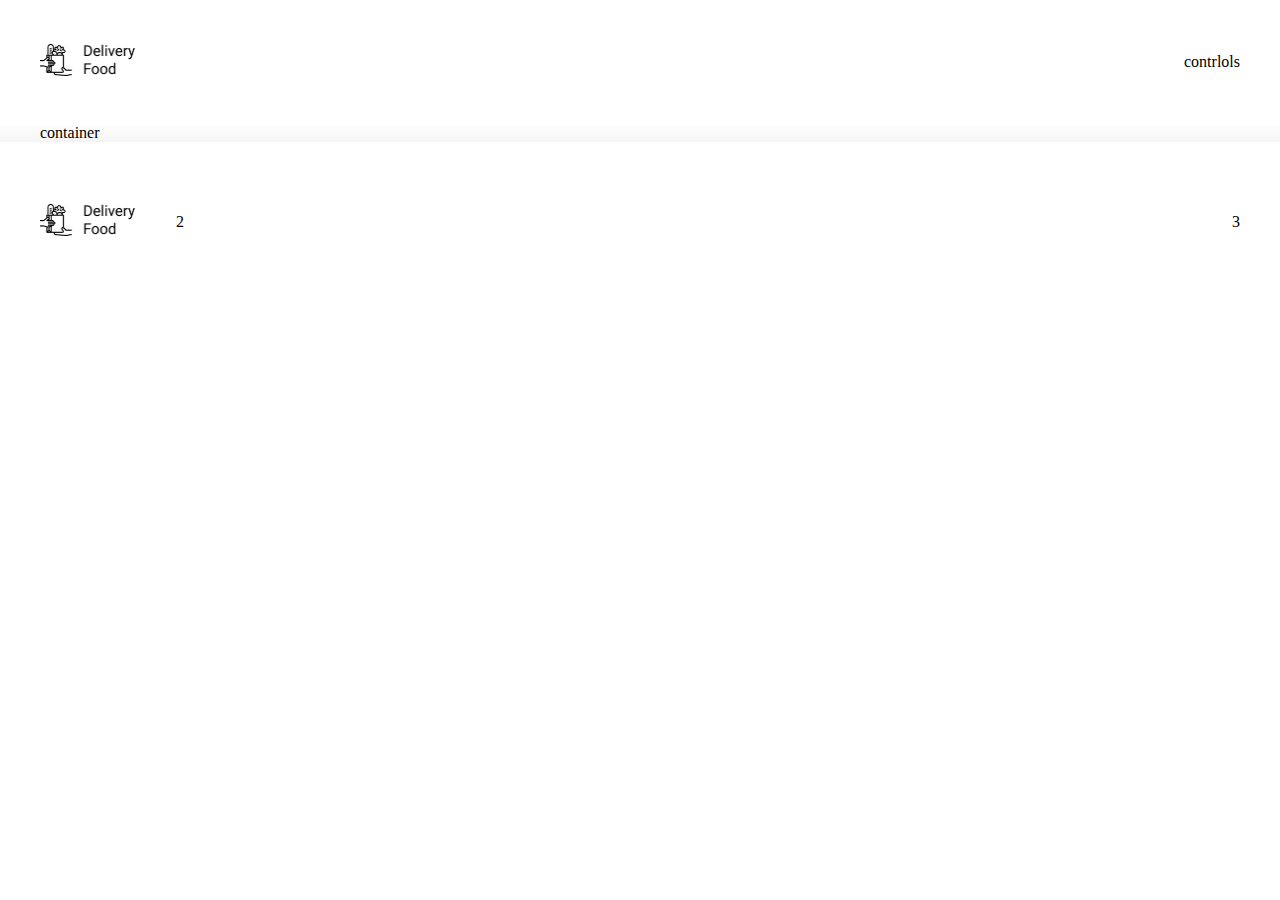
<file: www/index.html>
<!DOCTYPE html>
<html lang="en">
<head>
    <meta charset="UTF-8">
    <meta name="viewport" content="width=device-width, initial-scale=1.0">
    <link rel="stylesheet" href="style.css">
    <title>Delivery Food</title>
</head>
<body>
    <header class="header">
        
        <div class="container">
            <div class="header-box">
                <div class="header-logo logo">
                    <img src="./images/logo.png" alt="logo">
                </div>
                <div class="header-controls">contrlols</div>
            </div>
        </div>
    </header>
    <main class="main">
        <div class="container">
            container
        </div>

    </main>
    <footer class="footer">
            <div class="container">
                <div class="footer-box">
                    <div class="footer-logo logo">
                        <img src="./images/logo.png" alt="logo">
                    </div>
                    <div class="footer-nav">2</div>
                    <div class="footer-social">3</div>
                </div>
            </div>

    </footer>
</body>
</html>
</file>
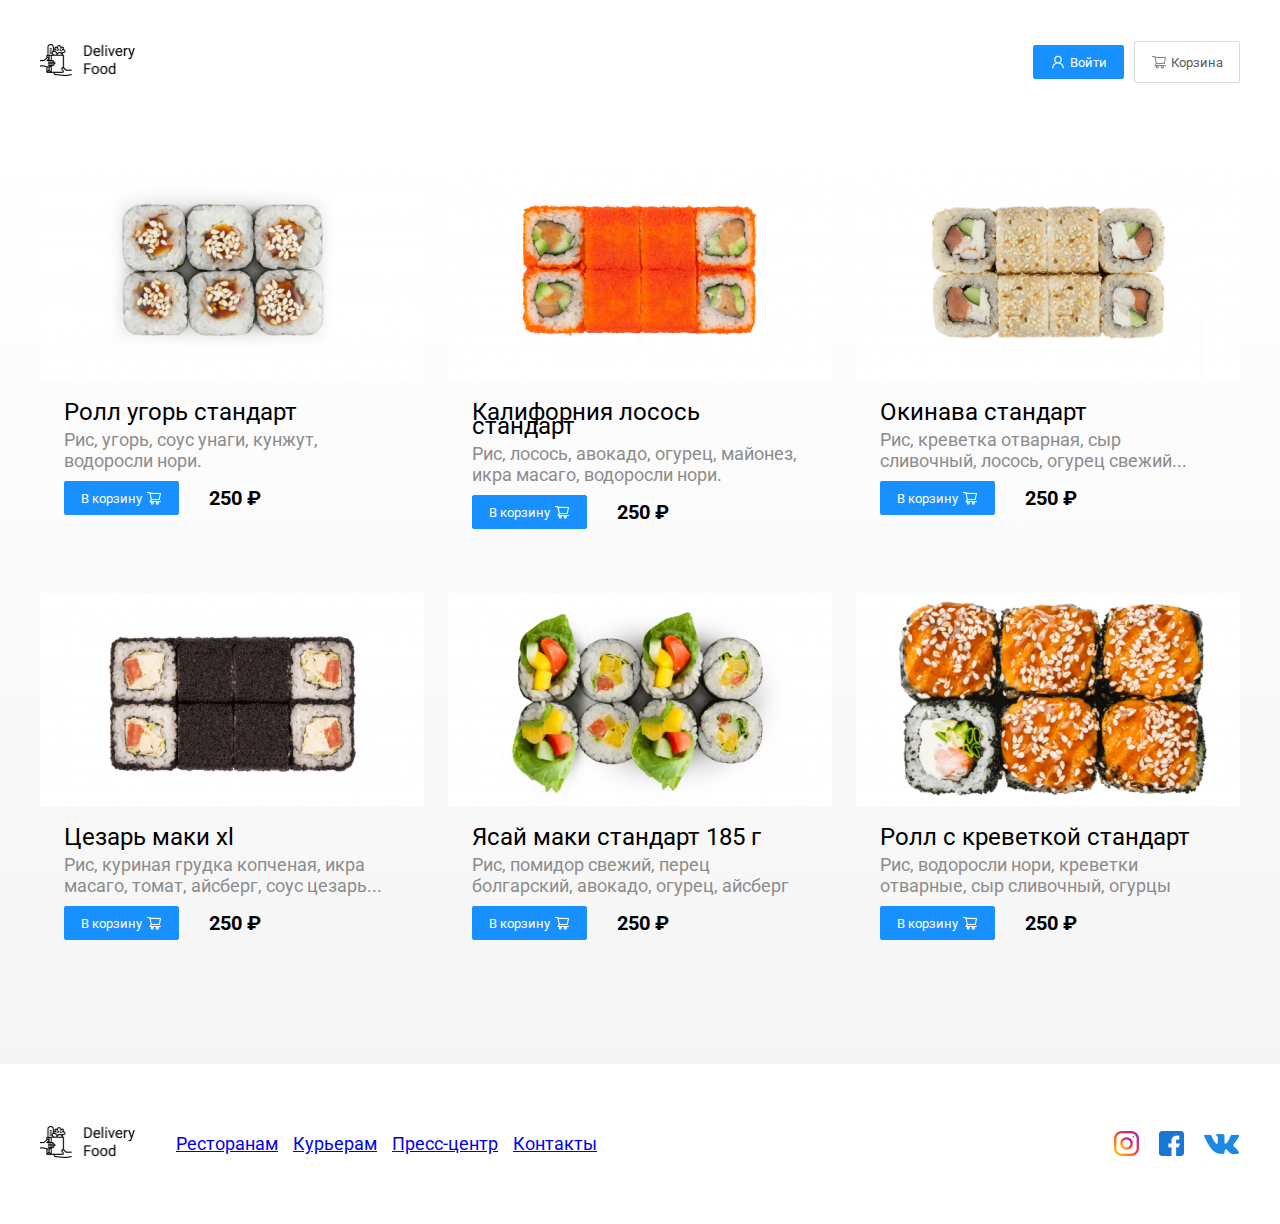
<file: www/goods.html>
<!DOCTYPE html>
<html lang="en">

<head>
    <meta charset="UTF-8">
    <meta name="viewport" content="width=device-width, initial-scale=1.0">
    <link rel="stylesheet" href="style.css">
    <link rel="preconnect" href="https://fonts.googleapis.com">
    <link rel="preconnect" href="https://fonts.gstatic.com" crossorigin>
    <link href="https://fonts.googleapis.com/css2?family=Roboto:ital,wght@0,100..900;1,100..900&display=swap"
        rel="stylesheet">
    <title>Delivery Food</title>
</head>

<body>
    <div class="page-wrapper">
        <header class="header">
            <div class="container">
                <div class="header-box">
                    <a href="./index.html" class="header-logo logo">
                        <img src="./images/logo.png" alt="logo">
                    </a>
                    <div class="header-controls">
                        <button class="btn btn-primary">
                            <img src="./images/icons/user.png" alt="user">
                            Войти
                        </button>
                        <button class="btn btn-outline">
                            <img src="./images/icons/shoping_cart.png" alt="shoping_cart">
                            Корзина
                        </button>

                    </div>
                </div>
            </div>
        </header>
        <main class="main">

            <section class="products">
                <div class="container">
                    <div class="products-wrapper">
                        <div class="products-card">
                            <div class="products-cart__image">
                                <img src="./images/goods/good-1.jpg" alt="good-1">
                            </div>
                            <div class="products-cart__description">
                                <div class="products-cart__description-row">
                                    <h5 class="products-cart__description--name">
                                        Ролл угорь стандарт
                                    </h5>
                                </div>

                                <div class="products-cart__description-row">
                                    <p class="products-cart__description--text">
                                        Рис, угорь, соус унаги, кунжут, водоросли нори.
                                    </p>
                                </div>
                                <div class="products-cart__description-row">
                                    <div class="products-cart__description-controls">
                                        <button class="btn btn-primary">
                                            В корзину
                                            <img src="./images/icons/shopping-cart-white.svg" alt="shopping-cart-white">

                                        </button>
                                        <span class="products-cart__description-controls--price">250 ₽</span>
                                    </div>
                                </div>

                            </div>
                        </div>

                        <div class="products-card">
                            <div class="products-cart__image">
                                <img src="./images/goods/good-2.jpg" alt="good-2">
                            </div>
                            <div class="products-cart__description">
                                <div class="products-cart__description-row">
                                    <h5 class="products-cart__description--name">
                                        Калифорния лосось стандарт
                                    </h5>
                                </div>

                                <div class="products-cart__description-row">
                                    <p class="products-cart__description--text">
                                         Рис, лосось, авокадо, огурец, майонез, икра масаго, водоросли нори.
                                    </p>
                                </div>
                                <div class="products-cart__description-row">
                                    <div class="products-cart__description-controls">
                                        <button class="btn btn-primary">
                                            В корзину
                                            <img src="./images/icons/shopping-cart-white.svg" alt="shopping-cart-white">

                                        </button>
                                        <span class="products-cart__description-controls--price">250 ₽</span>
                                    </div>
                                </div>

                            </div>
                        </div>

                        <div class="products-card">
                            <div class="products-cart__image">
                                <img src="./images/goods/good-3.jpg" alt="good-3">
                            </div>
                            <div class="products-cart__description">
                                <div class="products-cart__description-row">
                                    <h5 class="products-cart__description--name">
                                        Окинава стандарт
                                    </h5>
                                </div>

                                <div class="products-cart__description-row">
                                    <p class="products-cart__description--text">
                                          Рис, креветка отварная, сыр сливочный, лосось, огурец свежий...
                                    </p>
                                </div>
                                <div class="products-cart__description-row">
                                    <div class="products-cart__description-controls">
                                        <button class="btn btn-primary">
                                            В корзину
                                            <img src="./images/icons/shopping-cart-white.svg" alt="shopping-cart-white">

                                        </button>
                                        <span class="products-cart__description-controls--price">250 ₽</span>
                                    </div>
                                </div>

                            </div>
                        </div>

                        <div class="products-card">
                            <div class="products-cart__image">
                                <img src="./images/goods/good-4.jpg" alt="good-4">
                            </div>
                            <div class="products-cart__description">
                                <div class="products-cart__description-row">
                                    <h5 class="products-cart__description--name">
                                        Цезарь маки хl
                                    </h5>
                                </div>

                                <div class="products-cart__description-row">
                                    <p class="products-cart__description--text">
                                         Рис, куриная грудка копченая, икра масаго, томат, айсберг, соус цезарь...
                                    </p>
                                </div>
                                <div class="products-cart__description-row">
                                    <div class="products-cart__description-controls">
                                        <button class="btn btn-primary">
                                            В корзину
                                            <img src="./images/icons/shopping-cart-white.svg" alt="shopping-cart-white">

                                        </button>
                                        <span class="products-cart__description-controls--price">250 ₽</span>
                                    </div>
                                </div>

                            </div>
                        </div>

                        <div class="products-card">
                            <div class="products-cart__image">
                                <img src="./images/goods/good-5.jpg" alt="good-5">
                            </div>
                            <div class="products-cart__description">
                                <div class="products-cart__description-row">
                                    <h5 class="products-cart__description--name">
                                        Ясай маки стандарт 185 г
                                    </h5>
                                </div>

                                <div class="products-cart__description-row">
                                    <p class="products-cart__description--text">
                                        Рис, помидор свежий, перец болгарский, авокадо, огурец, айсберг
                                    </p>
                                </div>
                                <div class="products-cart__description-row">
                                    <div class="products-cart__description-controls">
                                        <button class="btn btn-primary">
                                            В корзину
                                            <img src="./images/icons/shopping-cart-white.svg" alt="shopping-cart-white">

                                        </button>
                                        <span class="products-cart__description-controls--price">250 ₽</span>
                                    </div>
                                </div>

                            </div>
                        </div>

                        <div class="products-card">
                            <div class="products-cart__image">
                                <img src="./images/goods/good-6.jpg" alt="good-6">
                            </div>
                            <div class="products-cart__description">
                                <div class="products-cart__description-row">
                                    <h5 class="products-cart__description--name">
                                        Ролл с креветкой стандарт
                                    </h5>
                                </div>

                                <div class="products-cart__description-row">
                                    <p class="products-cart__description--text">
                                        Рис, водоросли нори, креветки отварные, сыр сливочный, огурцы
                                    </p>
                                </div>
                                <div class="products-cart__description-row">
                                    <div class="products-cart__description-controls">
                                        <button class="btn btn-primary">
                                            В корзину
                                            <img src="./images/icons/shopping-cart-white.svg" alt="shopping-cart-white">

                                        </button>
                                        <span class="products-cart__description-controls--price">250 ₽</span>
                                    </div>
                                </div>

                            </div>
                        </div>
                    </div>
                </div>
            </section>


        </main>

            <div class="cart-modal__overlay">
                <div class="cart-modal">
                    <div class="cart-modal__header">
                        <h2 class="cart-modal__header--title"> Корзина</h2>
                        <span class="cart-modal__header--close">
                            <img src="./images/icons/close.svg" alt="close">
                        </span>
                    </div>
                    <div class="cart-modal__body">
                        <div class="cart-item">
                            <p class="cart-item__title">
                                Ролл угорь стандарт
                            </p>
                            <div class="cart-item__controls">
                                <div class="cart-item__controls--price">
                                    250 ₽
                                </div>
                                <button class="btn btn-outline">
                                    -
                                </button>
                                <div class="cart-item__controls--count">1</div>
                                <button class="btn btn-outline">
                                    +
                                </button>
                            </div>

                        </div>

                                                <div class="cart-item">
                            <p class="cart-item__title">
                                Ролл угорь стандарт
                            </p>
                            <div class="cart-item__controls">
                                <div class="cart-item__controls--price">
                                    250 ₽
                                </div>
                                <button class="btn btn-outline">
                                    -
                                </button>
                                <div class="cart-item__controls--count">1</div>
                                <button class="btn btn-outline">
                                    +
                                </button>
                            </div>

                        </div>

                                                <div class="cart-item">
                            <p class="cart-item__title">
                                Ролл угорь стандарт
                            </p>
                            <div class="cart-item__controls">
                                <div class="cart-item__controls--price">
                                    250 ₽
                                </div>
                                <button class="btn btn-outline">
                                    -
                                </button>
                                <div class="cart-item__controls--count">1</div>
                                <button class="btn btn-outline">
                                    +
                                </button>
                            </div>

                        </div>


                    </div>
                    <div class="cart-modal__footer">
                        <div class="cart-modal__footer--price">
                            1250 ₽
                        </div>
                        <div class="cart-modal__footer--controls">
                            <button class="btn btn-primary">
                                Оформить заказ
                            </button>
                            <button class="btn btn-outline">
                                Отмена
                            </button>

                        </div>
                    </div>
                </div>

            </div>







        <footer class="footer">
            <div class="container">
                <div class="footer-box">
                    <a href="./index.html" class="header-logo logo">
                        <img src="./images/logo.png" alt="logo">
                    </a>
                    <div class="footer-nav">
                        <ul>
                            <li>
                                <a href="./goods.html" class="footer-logo logo">
                                    Ресторанам
                                </a>
                            </li>
                            <li>
                                <a href="./goods.html" class="footer-logo logo">
                                    Курьерам
                                </a>
                            </li>
                            <li>
                                <a href="./goods.html" class="footer-logo logo">
                                    Пресс-центр
                                </a>
                            </li>
                            <li>
                                <a href="./goods.html" class="footer-logo logo">
                                    Контакты
                                </a>
                            </li>
                        </ul>
                    </div>
                    <div class="footer-social">
                        <img src="./images/socials/instagram.png" alt="instagram">
                        <img src="./images/socials/fb.png" alt="fb">
                        <img src="./images/socials/vk.png" alt="vk">

                    </div>
                </div>
            </div>

        </footer>
    </div>
</body>

</html>
</file>
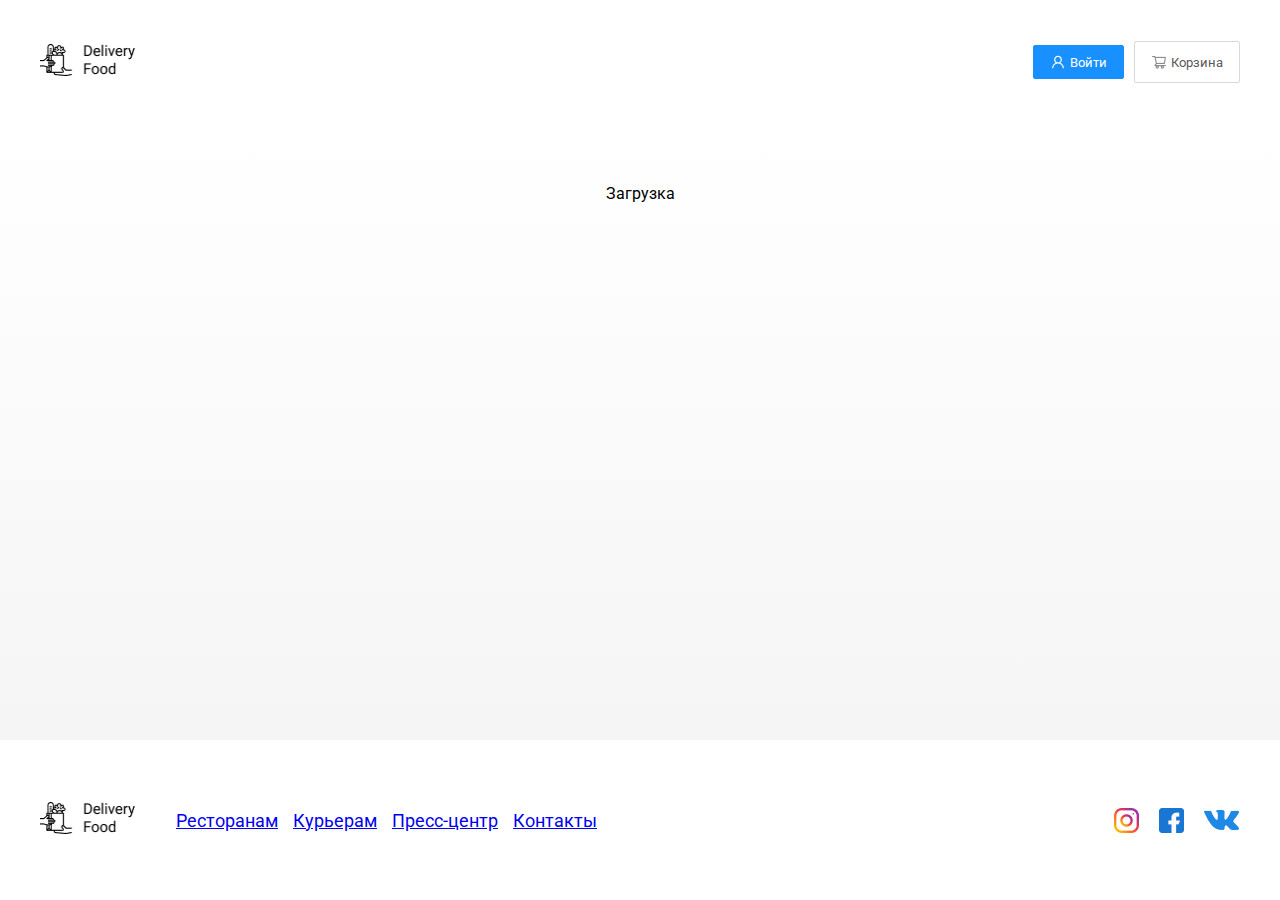
<file: www/www/goods.html>
<!DOCTYPE html>
<html lang="en">

<head>
    <meta charset="UTF-8">
    <meta name="viewport" content="width=device-width, initial-scale=1.0">
    <link rel="stylesheet" href="./css/style.css">
    <link rel="preconnect" href="https://fonts.googleapis.com">
    <link rel="preconnect" href="https://fonts.gstatic.com" crossorigin>
    <link href="https://fonts.googleapis.com/css2?family=Roboto:ital,wght@0,100..900;1,100..900&display=swap"
        rel="stylesheet">
    <script src="./script/index.js" defer></script>


    <title>Delivery Food</title>
</head>

<body>
    <div class="page-wrapper">
        <header class="header">
            <div class="container">
                <div class="header-box">
                    <a href="./index.html" class="header-logo logo">
                        <img src="./images/logo.png" alt="logo">
                    </a>
                    <div class="header-controls">
                        <button class="btn btn-primary">
                            <img src="./images/icons/user.png" alt="user">
                            Войти
                        </button>
                        <button class="btn btn-outline" id="cart-button">
                            <img src="./images/icons/shoping_cart.png" alt="shoping_cart">
                            Корзина
                        </button>

                    </div>
                </div>
            </div>
        </header>
        <main class="main">

            <section class="products">
                <div class="container">
                    <div class="products-wrapper" id="goods_container">
                        <div class="products-card">
                            <div class="products-cart__image">
                                <img src="./images/goods/good-1.jpg" alt="good-1">
                            </div>
                            <div class="products-cart__description">
                                <div class="products-cart__description-row">
                                    <h5 class="products-cart__description--name">
                                        Ролл угорь стандарт
                                    </h5>
                                </div>

                                <div class="products-cart__description-row">
                                    <p class="products-cart__description--text">
                                        Рис, угорь, соус унаги, кунжут, водоросли нори.
                                    </p>
                                </div>
                                <div class="products-cart__description-row">
                                    <div class="products-cart__description-controls">
                                        <button class="btn btn-primary">
                                            В корзину
                                            <img src="./images/icons/shopping-cart-white.svg" alt="shopping-cart-white">

                                        </button>
                                        <span class="products-cart__description-controls--price">250 ₽</span>
                                    </div>
                                </div>

                            </div>
                        </div>

                        <div class="products-card">
                            <div class="products-cart__image">
                                <img src="./images/goods/good-2.jpg" alt="good-2">
                            </div>
                            <div class="products-cart__description">
                                <div class="products-cart__description-row">
                                    <h5 class="products-cart__description--name">
                                        Калифорния лосось стандарт
                                    </h5>
                                </div>

                                <div class="products-cart__description-row">
                                    <p class="products-cart__description--text">
                                        Рис, лосось, авокадо, огурец, майонез, икра масаго, водоросли нори.
                                    </p>
                                </div>
                                <div class="products-cart__description-row">
                                    <div class="products-cart__description-controls">
                                        <button class="btn btn-primary">
                                            В корзину
                                            <img src="./images/icons/shopping-cart-white.svg" alt="shopping-cart-white">

                                        </button>
                                        <span class="products-cart__description-controls--price">250 ₽</span>
                                    </div>
                                </div>

                            </div>
                        </div>

                        <div class="products-card">
                            <div class="products-cart__image">
                                <img src="./images/goods/good-3.jpg" alt="good-3">
                            </div>
                            <div class="products-cart__description">
                                <div class="products-cart__description-row">
                                    <h5 class="products-cart__description--name">
                                        Окинава стандарт
                                    </h5>
                                </div>

                                <div class="products-cart__description-row">
                                    <p class="products-cart__description--text">
                                        Рис, креветка отварная, сыр сливочный, лосось, огурец свежий...
                                    </p>
                                </div>
                                <div class="products-cart__description-row">
                                    <div class="products-cart__description-controls">
                                        <button class="btn btn-primary">
                                            В корзину
                                            <img src="./images/icons/shopping-cart-white.svg" alt="shopping-cart-white">

                                        </button>
                                        <span class="products-cart__description-controls--price">250 ₽</span>
                                    </div>
                                </div>

                            </div>
                        </div>

                        <div class="products-card">
                            <div class="products-cart__image">
                                <img src="./images/goods/good-4.jpg" alt="good-4">
                            </div>
                            <div class="products-cart__description">
                                <div class="products-cart__description-row">
                                    <h5 class="products-cart__description--name">
                                        Цезарь маки хl
                                    </h5>
                                </div>

                                <div class="products-cart__description-row">
                                    <p class="products-cart__description--text">
                                        Рис, куриная грудка копченая, икра масаго, томат, айсберг, соус цезарь...
                                    </p>
                                </div>
                                <div class="products-cart__description-row">
                                    <div class="products-cart__description-controls">
                                        <button class="btn btn-primary">
                                            В корзину
                                            <img src="./images/icons/shopping-cart-white.svg" alt="shopping-cart-white">

                                        </button>
                                        <span class="products-cart__description-controls--price">250 ₽</span>
                                    </div>
                                </div>

                            </div>
                        </div>

                        <div class="products-card">
                            <div class="products-cart__image">
                                <img src="./images/goods/good-5.jpg" alt="good-5">
                            </div>
                            <div class="products-cart__description">
                                <div class="products-cart__description-row">
                                    <h5 class="products-cart__description--name">
                                        Ясай маки стандарт 185 г
                                    </h5>
                                </div>

                                <div class="products-cart__description-row">
                                    <p class="products-cart__description--text">
                                        Рис, помидор свежий, перец болгарский, авокадо, огурец, айсберг
                                    </p>
                                </div>
                                <div class="products-cart__description-row">
                                    <div class="products-cart__description-controls">
                                        <button class="btn btn-primary">
                                            В корзину
                                            <img src="./images/icons/shopping-cart-white.svg" alt="shopping-cart-white">

                                        </button>
                                        <span class="products-cart__description-controls--price">250 ₽</span>
                                    </div>
                                </div>

                            </div>
                        </div>

                        <div class="products-card">
                            <div class="products-cart__image">
                                <img src="./images/goods/good-6.jpg" alt="good-6">
                            </div>
                            <div class="products-cart__description">
                                <div class="products-cart__description-row">
                                    <h5 class="products-cart__description--name">
                                        Ролл с креветкой стандарт
                                    </h5>
                                </div>

                                <div class="products-cart__description-row">
                                    <p class="products-cart__description--text">
                                        Рис, водоросли нори, креветки отварные, сыр сливочный, огурцы
                                    </p>
                                </div>
                                <div class="products-cart__description-row">
                                    <div class="products-cart__description-controls">
                                        <button class="btn btn-primary">
                                            В корзину
                                            <img src="./images/icons/shopping-cart-white.svg" alt="shopping-cart-white">

                                        </button>
                                        <span class="products-cart__description-controls--price">250 ₽</span>
                                    </div>
                                </div>

                            </div>
                        </div>
                    </div>
                </div>
            </section>


        </main>

        <div class="cart-modal__overlay">
            <div class="cart-modal">
                <div class="cart-modal__header">
                    <h2 class="cart-modal__header--title"> Корзина</h2>
                    <span class="cart-modal__header--close">
                        <img src="./images/icons/close.svg" alt="close">
                    </span>
                </div>
                <div class="cart-modal__body">
                    <div class="cart-item">
                        <p class="cart-item__title">
                            Ролл угорь стандарт
                        </p>
                        <div class="cart-item__controls">
                            <div class="cart-item__controls--price">
                                250 ₽
                            </div>
                            <button class="btn btn-outline">
                                -
                            </button>
                            <div class="cart-item__controls--count">1</div>
                            <button class="btn btn-outline">
                                +
                            </button>
                        </div>

                    </div>

                    <div class="cart-item">
                        <p class="cart-item__title">
                            Ролл угорь стандарт
                        </p>
                        <div class="cart-item__controls">
                            <div class="cart-item__controls--price">
                                250 ₽
                            </div>
                            <button class="btn btn-outline">
                                -
                            </button>
                            <div class="cart-item__controls--count">1</div>
                            <button class="btn btn-outline">
                                +
                            </button>
                        </div>

                    </div>

                    <div class="cart-item">
                        <p class="cart-item__title">
                            Ролл угорь стандарт
                        </p>
                        <div class="cart-item__controls">
                            <div class="cart-item__controls--price">
                                250 ₽
                            </div>
                            <button class="btn btn-outline">
                                -
                            </button>
                            <div class="cart-item__controls--count">1</div>
                            <button class="btn btn-outline">
                                +
                            </button>
                        </div>

                    </div>


                </div>
                <div class="cart-modal__footer">
                    <div class="cart-modal__footer--price">
                        1250 ₽
                    </div>
                    <div class="cart-modal__footer--controls">
                        <button class="btn btn-primary">
                            Оформить заказ
                        </button>
                        <button class="btn btn-outline">
                            Отмена
                        </button>

                    </div>
                </div>
            </div>

        </div>







        <footer class="footer">
            <div class="container">
                <div class="footer-box">
                    <a href="./index.html" class="header-logo logo">
                        <img src="./images/logo.png" alt="logo">
                    </a>
                    <div class="footer-nav">
                        <ul>
                            <li>
                                <a href="./goods.html" class="footer-logo logo">
                                    Ресторанам
                                </a>
                            </li>
                            <li>
                                <a href="./goods.html" class="footer-logo logo">
                                    Курьерам
                                </a>
                            </li>
                            <li>
                                <a href="./goods.html" class="footer-logo logo">
                                    Пресс-центр
                                </a>
                            </li>
                            <li>
                                <a href="./goods.html" class="footer-logo logo">
                                    Контакты
                                </a>
                            </li>
                        </ul>
                    </div>
                    <div class="footer-social">
                        <img src="./images/socials/instagram.png" alt="instagram">
                        <img src="./images/socials/fb.png" alt="fb">
                        <img src="./images/socials/vk.png" alt="vk">

                    </div>
                </div>
            </div>

        </footer>
    </div>
</body>

</html>
</file>
<file: www/style.css>
* {
    box-sizing: border-box;
    font-family: Roboto;
    line-height: normal;
    font-style: normal;
}

body {
    margin: 0;
    padding: 0;
}

main {
    flex-grow: 1;
    background: linear-gradient(180deg, rgba(245, 245, 245, 0.00) 1.04%, #F5F5F5 100%);
}

.page-wrapper {
    display: flex;
    flex-direction: column;
    min-height: 100vh;
}

.btn {
    display: flex;
    padding: 8px 16px;
    align-items: center;
    gap: 4px;
    outline: none;
    cursor: pointer;
}

.btn-primary {
    border-radius: 2px;
    background: #1890FF;
    border: 1px solid #1890FF;
    color: #FFF;
}

.btn-outline {
    border-radius: 2px;
    border: 1px solid #D9D9D9;
    background: #FFF;
    box-shadow: 0px 0px 2px 0px rgba(0, 0, 0, 0.00);
    color: #595959;
}

.logo {
    max-width: 100px;
}

.logo img {
    width: 100%;
}

.header {
    display: flex;
    align-items: center;
    min-height: 124px;
}

.header-box {
    height: 100%;
    display: flex;
    align-items: center;
    justify-content: space-between;
}

.header-controls {
    display: flex;
    align-items: center;
    justify-content: flex-end;
    gap: 10px;
}



.footer {
    display: flex;
    align-items: center;
    min-height: 156px;
    padding: 60px 0;
}

.footer-box {
    height: 100%;
    display: flex;
    align-items: center;
    justify-content: space-between;
    gap: 36px;
    flex-wrap: wrap;
}

.footer-nav {
    flex-grow: 1;
    text-decoration: none;
}

.container {
    width: 100%;
    height: 100%;
    max-width: 1230px;
    margin: 0px auto;
    padding-left: 15px;
    padding-right: 15px;
}


.footer-nav ul {
    display: flex;
    align-items: center;
    list-style: none;
    padding: 0;
    margin: 0;
    gap: 15px;
    flex-wrap: wrap;
}

.footer-nav ul li {
    color: #595959;
    font-size: 18px;
    font-weight: 400;


}

.footer-social {
    display: flex;
    align-items: center;
    justify-content: flex-end;
    gap: 20px;
}

.banner {
    margin-bottom: 56px;

}

.banner-item {
    background-image: url(./images/banners/banner-image.png);
    background-repeat: no-repeat;
    background-size: contain;
    background-position: center right;
    padding: 68px;
    border-radius: 10px;
    background-color: #FFF1B8;
    /*Цвет заднего фона*/

}

.banner-item--title {
    color: #302C34;
    font-size: 39px;
    font-weight: 700;
    max-width: 50%;
    margin-top: 0;
    margin-bottom: 15px;
}

.banner-item--subtitle {
    color: #302C34;
    font-size: 24px;
    font-weight: 400;
    max-width: 50%;
    margin: 0;

}



.products-header {
    display: flex;
    align-items: center;
    justify-content: space-between;
    flex-wrap: wrap;
    /* нужно чтобы хедер сжимался если уменьшать браузер, переносился поиск и т.д.*/
    gap: 24px;
    /* нужно чтобы хедер сжимался если уменьшать браузер, переносился поиск и т.д.*/
}

.products-header--title {
    columns: #000;
    font-size: 36px;
    font-weight: 700;
    margin: 0;
}

.products-header--search {
    min-width: 306px;
    height: 34px;
    flex-shrink: 0;
    border-radius: 2px;
    border: 1px solid #D9D9D9;
    background: #FFF;
    padding: 5px 12px;

}

.products-header--search:focus {
    outline: none;
    border: 1px solid #D9D9D9;
}

.products-header--search::placeholder {
    color: #BFBFBF;
    font-size: 16px;
    font-weight: 400;
    line-height: 24px;

}

.products-cart {
    width: calc((100% - 48) / 3);
    /*Раскидывает банеры по ширине*/
    border-radius: 7px;
    background: #FFF;
    box-shadow: 0px 4px 12px 0px rgba(0, 0, 0, 0.05);
    overflow: hidden;
    /*Чтобы картинка все равно обрезалась по закруглениям*/

    /*Чтобы убрать подчеркивания ссылок*/
    text-decoration: none;
}

.products-cart__image {
    width: 100%;
    /*Нужно чтобы картинки сжимались если уменьшать браузер*/
}

.products-cart__image img {
    width: 100%;
    /*Нужно чтобы картинки сжимались если уменьшать браузер*/
}

.products-wrapper {
    margin-top: 44px;
    margin-bottom: 90px;
    display: flex;
    flex-wrap: wrap;

    /*Влияет на отступы между карточками магазинов сверху и снизу*/
    row-gap: 30px;
    column-gap: 24px;
}

.products-cart__description {
    padding: 20px 24px 34px 24px;
    max-width: 384px;
}

.products-cart__description-row {
    display: flex;
    /*Чтобы стояли в один ряд*/
    align-items: center;
    /*Все линии по горизонтали*/
    justify-content: space-between;
    /*Чтобы были разбросаны по краям*/
}

.products-cart__description-row:not(:last-child) {
    /*каждая row в нашей карточке, которая не является самой последней в дочерних блоках,
     т.е. самый последний блок этот стиль иметь не будет*/
    margin-bottom: 10px;

}

.products-cart__description--title {
    color: #000;
    font-size: 24px;
    font-weight: 700;
    line-height: 32px;
    margin: 0;
}

.products-cart__description--badge {
    color: #FFF;
    font-size: 12px;
    font-weight: 400;
    line-height: 20px;
    border-radius: 2px;
    background: #262626;
    padding: 1px 8px;

}

.products-cart__description-info {
    display: flex;
    /*Чтобы информация была в ряд*/
    align-items: center;
    /*Чтобы информация была в ряд*/

    /*flex-start - потому что во флексах простой start работать не будет*/
    justify-content: flex-start;
    flex-wrap: wrap;

    /*Нужно чтобы при сжатии браузера карточка товара сжималась корректно (пример на точках)*/
    row-gap: 25px;
    column-gap: 25px;
}

.products-cart__description-info--raiting {
    color: #FFC107;
    font-size: 18px;
    font-weight: 700;
    line-height: 32px;
}

.products-cart__description-info--price {
    color: #8C8C8C;
    font-size: 18px;
    font-weight: 400;
    line-height: 32px;

}

.products-cart__description-info--group {
    color: #8C8C8C;
    font-size: 18px;
    font-weight: 400;
    line-height: 32px;
    position: relative;
    /*relative -чтобы точка встала на свое место*/

}

/*Делаем точку*/
.products-cart__description-info--group::before {
    content: '';
    display: block;
    width: 5px;
    height: 5px;
    border-radius: 50%;
    background-color: #8C8C8C;
    position: absolute;
    /*absolute - чтобы точка встала на свое место*/
    left: -14px;
    top: 14px;
}

.products-cart__description--name {
    margin: 0;
    color: #000;
    font-size: 24px;
    font-weight: 400;
    line-height: 14px;

}

.products-cart__description--text {
    margin: 0;
    color: #8C8C8C;
    font-size: 18px;
    font-weight: 400;
}

.products-cart__description-controls {
    display: flex;
    align-items: center;
    justify-content: flex-start;
    flex-wrap: wrap;
    row-gap: 10px;
    column-gap: 30px;
}

.products-cart__description-controls--price {
    color: #000;
    font-size: 20px;
    font-weight: 700;
    line-height: 32px;
}

.cart-modal__overlay {
    display: none;
    position: fixed;
    top: 0;
    right: 0;
    bottom: 0;
    left: 0;
    background: rgba(0, 0, 0, 0.40);
    align-items: center;
    justify-content: center;
}

.cart-modal__overlay.open {
      display: flex;

}

.cart-modal {
    width: 100%;
    max-width: 780px;
    padding: 40px 45px;
    background: #FFF;
    border-radius: 5px;
}

.cart-modal__header {
    display: flex;
    align-items: center;
    justify-content: space-between;
    margin-bottom: 48px;

}

.cart-modal__header--title {
    color: #000;
    font-size: 36px;
    font-weight: 700;
    margin: 0;

}

.cart-modal__header--close {
    cursor: pointer;

}

.cart-modal__footer {
    display: flex;
    align-items: center;
    justify-content: space-between;
    flex-wrap: wrap;
    gap: 10px;
    margin-top: 50px;
}

.cart-modal__footer--price {
    border-radius: 5px;
    background: #262626;
    color: #FAFAFA;
    font-size: 20px;
    font-weight: 700;
    padding: 15px 20px;

}

.cart-modal__footer--controls {
    display: flex;
    align-items: center;
    gap: 10px;
}

.cart-item {
    display: flex;
    align-items: center;
    justify-content: space-between;
    flex-wrap: wrap;
    gap: 10px;


}

/*Нужно чтобы последний элемент не был с полоской*/
.cart-item :not(:last-child) {
    padding-bottom: 10px;
    margin-bottom: 10px;
    border-bottom: 1px solid #D9D9D9;

}

.cart-item__title {
    color: #000;
    font-size: 18px;
    font-weight: 400;
    line-height: 32px;
    margin: 0;
}

.cart-item__controls {
    display: flex;
    align-items: center;

}

.cart-item__controls--price {
    margin-right: 47px;
    color: #000;
    font-size: 20px;
    font-weight: 700;
    line-height: 32px;
}

.cart-item__controls button {
    border: 1px solid #40A9FF;
    color: #40A9FF;
}

.cart-item__controls--count {
    margin-left: 15px;
    margin-right: 15px;

}

@media (max-width: 991px) {
    .banner-item {
        background-image: none;
    }

    .banner-item--title {
        max-width: 100%;
    }

    .banner-item--subtitle {
        max-width: 100%;
    }

    .products-cart {
        width: calc((100% - 24) / 2);
        /*Раскидывает банеры по ширине, оставляет две карточки при сжатии страницы*/
    }
}

@media (max-width: 768px) {

    .products-cart {
        width: 100%;
        /*Раскидывает банеры по ширине, оставляет две карточки при сжатии страницы*/
    }
}
</file>
<file: www/www/css/style.css>
* {
    box-sizing: border-box;
    font-family: Roboto;
    line-height: normal;
    font-style: normal;
}

body {
    margin: 0;
    padding: 0;
}

main {
    flex-grow: 1;
    background: linear-gradient(180deg, rgba(245, 245, 245, 0.00) 1.04%, #F5F5F5 100%);
}

.page-wrapper {
    display: flex;
    flex-direction: column;
    min-height: 100vh;
}

.btn {
    display: flex;
    padding: 8px 16px;
    align-items: center;
    gap: 4px;
    outline: none;
    cursor: pointer;
}

.btn-primary {
    border-radius: 2px;
    background: #1890FF;
    border: 1px solid #1890FF;
    color: #FFF;
}

.btn-outline {
    border-radius: 2px;
    border: 1px solid #D9D9D9;
    background: #FFF;
    box-shadow: 0px 0px 2px 0px rgba(0, 0, 0, 0.00);
    color: #595959;
}

.logo {
    max-width: 100px;
}

.logo img {
    width: 100%;
}

.header {
    display: flex;
    align-items: center;
    min-height: 124px;
}

.header-box {
    height: 100%;
    display: flex;
    align-items: center;
    justify-content: space-between;
}

.header-controls {
    display: flex;
    align-items: center;
    justify-content: flex-end;
    gap: 10px;
}



.footer {
    display: flex;
    align-items: center;
    min-height: 156px;
    padding: 60px 0;
}

.footer-box {
    height: 100%;
    display: flex;
    align-items: center;
    justify-content: space-between;
    gap: 36px;
    flex-wrap: wrap;
}

.footer-nav {
    flex-grow: 1;
    text-decoration: none;
}

.container {
    width: 100%;
    height: 100%;
    max-width: 1230px;
    margin: 0px auto;
    padding-left: 15px;
    padding-right: 15px;
}


.footer-nav ul {
    display: flex;
    align-items: center;
    list-style: none;
    padding: 0;
    margin: 0;
    gap: 15px;
    flex-wrap: wrap;
}

.footer-nav ul li {
    color: #595959;
    font-size: 18px;
    font-weight: 400;


}

.footer-social {
    display: flex;
    align-items: center;
    justify-content: flex-end;
    gap: 20px;
}

.banner {
    margin-bottom: 56px;

}

.banner-item {
    background-image: url(./images/banners/banner-image.png);
    background-repeat: no-repeat;
    background-size: contain;
    background-position: center right;
    padding: 68px;
    border-radius: 10px;
    background-color: #FFF1B8;
    /*Цвет заднего фона*/

}

.banner-item--title {
    color: #302C34;
    font-size: 39px;
    font-weight: 700;
    max-width: 50%;
    margin-top: 0;
    margin-bottom: 15px;
}

.banner-item--subtitle {
    color: #302C34;
    font-size: 24px;
    font-weight: 400;
    max-width: 50%;
    margin: 0;

}



.products-header {
    display: flex;
    align-items: center;
    justify-content: space-between;
    flex-wrap: wrap;
    /* нужно чтобы хедер сжимался если уменьшать браузер, переносился поиск и т.д.*/
    gap: 24px;
    /* нужно чтобы хедер сжимался если уменьшать браузер, переносился поиск и т.д.*/
}

.products-header--title {
    columns: #000;
    font-size: 36px;
    font-weight: 700;
    margin: 0;
}

.products-header--search {
    min-width: 306px;
    height: 34px;
    flex-shrink: 0;
    border-radius: 2px;
    border: 1px solid #D9D9D9;
    background: #FFF;
    padding: 5px 12px;

}

.products-header--search:focus {
    outline: none;
    border: 1px solid #D9D9D9;
}

.products-header--search::placeholder {
    color: #BFBFBF;
    font-size: 16px;
    font-weight: 400;
    line-height: 24px;

}

.products-cart {
    width: calc((100% - 48) / 3);
    /*Раскидывает банеры по ширине*/
    border-radius: 7px;
    background: #FFF;
    box-shadow: 0px 4px 12px 0px rgba(0, 0, 0, 0.05);
    overflow: hidden;
    /*Чтобы картинка все равно обрезалась по закруглениям*/

    /*Чтобы убрать подчеркивания ссылок*/
    text-decoration: none;
}

.products-cart__image {
    width: 100%;
    /*Нужно чтобы картинки сжимались если уменьшать браузер*/
}

.products-cart__image img {
    width: 100%;
    /*Нужно чтобы картинки сжимались если уменьшать браузер*/
}

.products-wrapper {
    margin-top: 44px;
    margin-bottom: 90px;
    display: flex;
    flex-wrap: wrap;

    /*Влияет на отступы между карточками магазинов сверху и снизу*/
    row-gap: 30px;
    column-gap: 24px;
}

.products-cart__description {
    padding: 20px 24px 34px 24px;
    max-width: 384px;
}

.products-cart__description-row {
    display: flex;
    /*Чтобы стояли в один ряд*/
    align-items: center;
    /*Все линии по горизонтали*/
    justify-content: space-between;
    /*Чтобы были разбросаны по краям*/
}

.products-cart__description-row:not(:last-child) {
    /*каждая row в нашей карточке, которая не является самой последней в дочерних блоках,
     т.е. самый последний блок этот стиль иметь не будет*/
    margin-bottom: 10px;

}

.products-cart__description--title {
    color: #000;
    font-size: 24px;
    font-weight: 700;
    line-height: 32px;
    margin: 0;
}

.products-cart__description--badge {
    color: #FFF;
    font-size: 12px;
    font-weight: 400;
    line-height: 20px;
    border-radius: 2px;
    background: #262626;
    padding: 1px 8px;

}

.products-cart__description-info {
    display: flex;
    /*Чтобы информация была в ряд*/
    align-items: center;
    /*Чтобы информация была в ряд*/

    /*flex-start - потому что во флексах простой start работать не будет*/
    justify-content: flex-start;
    flex-wrap: wrap;

    /*Нужно чтобы при сжатии браузера карточка товара сжималась корректно (пример на точках)*/
    row-gap: 25px;
    column-gap: 25px;
}

.products-cart__description-info--raiting {
    color: #FFC107;
    font-size: 18px;
    font-weight: 700;
    line-height: 32px;
}

.products-cart__description-info--price {
    color: #8C8C8C;
    font-size: 18px;
    font-weight: 400;
    line-height: 32px;

}

.products-cart__description-info--group {
    color: #8C8C8C;
    font-size: 18px;
    font-weight: 400;
    line-height: 32px;
    position: relative;
    /*relative -чтобы точка встала на свое место*/

}

/*Делаем точку*/
.products-cart__description-info--group::before {
    content: '';
    display: block;
    width: 5px;
    height: 5px;
    border-radius: 50%;
    background-color: #8C8C8C;
    position: absolute;
    /*absolute - чтобы точка встала на свое место*/
    left: -14px;
    top: 14px;
}

.products-cart__description--name {
    margin: 0;
    color: #000;
    font-size: 24px;
    font-weight: 400;
    line-height: 14px;

}

.products-cart__description--text {
    margin: 0;
    color: #8C8C8C;
    font-size: 18px;
    font-weight: 400;
}

.products-cart__description-controls {
    display: flex;
    align-items: center;
    justify-content: flex-start;
    flex-wrap: wrap;
    row-gap: 10px;
    column-gap: 30px;
}

.products-cart__description-controls--price {
    color: #000;
    font-size: 20px;
    font-weight: 700;
    line-height: 32px;
}

.cart-modal__overlay {
    display: none;
    position: fixed;
    top: 0;
    right: 0;
    bottom: 0;
    left: 0;
    background: rgba(0, 0, 0, 0.40);
    align-items: center;
    justify-content: center;
}

.cart-modal__overlay.open {
      display: flex;

}

.cart-modal {
    width: 100%;
    max-width: 780px;
    padding: 40px 45px;
    background: #FFF;
    border-radius: 5px;
}

.cart-modal__header {
    display: flex;
    align-items: center;
    justify-content: space-between;
    margin-bottom: 48px;

}

.cart-modal__header--title {
    color: #000;
    font-size: 36px;
    font-weight: 700;
    margin: 0;

}

.cart-modal__header--close {
    cursor: pointer;

}

.cart-modal__footer {
    display: flex;
    align-items: center;
    justify-content: space-between;
    flex-wrap: wrap;
    gap: 10px;
    margin-top: 50px;
}

.cart-modal__footer--price {
    border-radius: 5px;
    background: #262626;
    color: #FAFAFA;
    font-size: 20px;
    font-weight: 700;
    padding: 15px 20px;

}

.cart-modal__footer--controls {
    display: flex;
    align-items: center;
    gap: 10px;
}

.cart-item {
    display: flex;
    align-items: center;
    justify-content: space-between;
    flex-wrap: wrap;
    gap: 10px;


}

/*Нужно чтобы последний элемент не был с полоской*/
.cart-item :not(:last-child) {
    padding-bottom: 10px;
    margin-bottom: 10px;
    border-bottom: 1px solid #D9D9D9;

}

.cart-item__title {
    color: #000;
    font-size: 18px;
    font-weight: 400;
    line-height: 32px;
    margin: 0;
}

.cart-item__controls {
    display: flex;
    align-items: center;

}

.cart-item__controls--price {
    margin-right: 47px;
    color: #000;
    font-size: 20px;
    font-weight: 700;
    line-height: 32px;
}

.cart-item__controls button {
    border: 1px solid #40A9FF;
    color: #40A9FF;
}

.cart-item__controls--count {
    margin-left: 15px;
    margin-right: 15px;

}

@media (max-width: 991px) {
    .banner-item {
        background-image: none;
    }

    .banner-item--title {
        max-width: 100%;
    }

    .banner-item--subtitle {
        max-width: 100%;
    }

    .products-cart {
        width: calc((100% - 24) / 2);
        /*Раскидывает банеры по ширине, оставляет две карточки при сжатии страницы*/
    }
}

@media (max-width: 768px) {

    .products-cart {
        width: 100%;
        /*Раскидывает банеры по ширине, оставляет две карточки при сжатии страницы*/
    }
}
</file>
